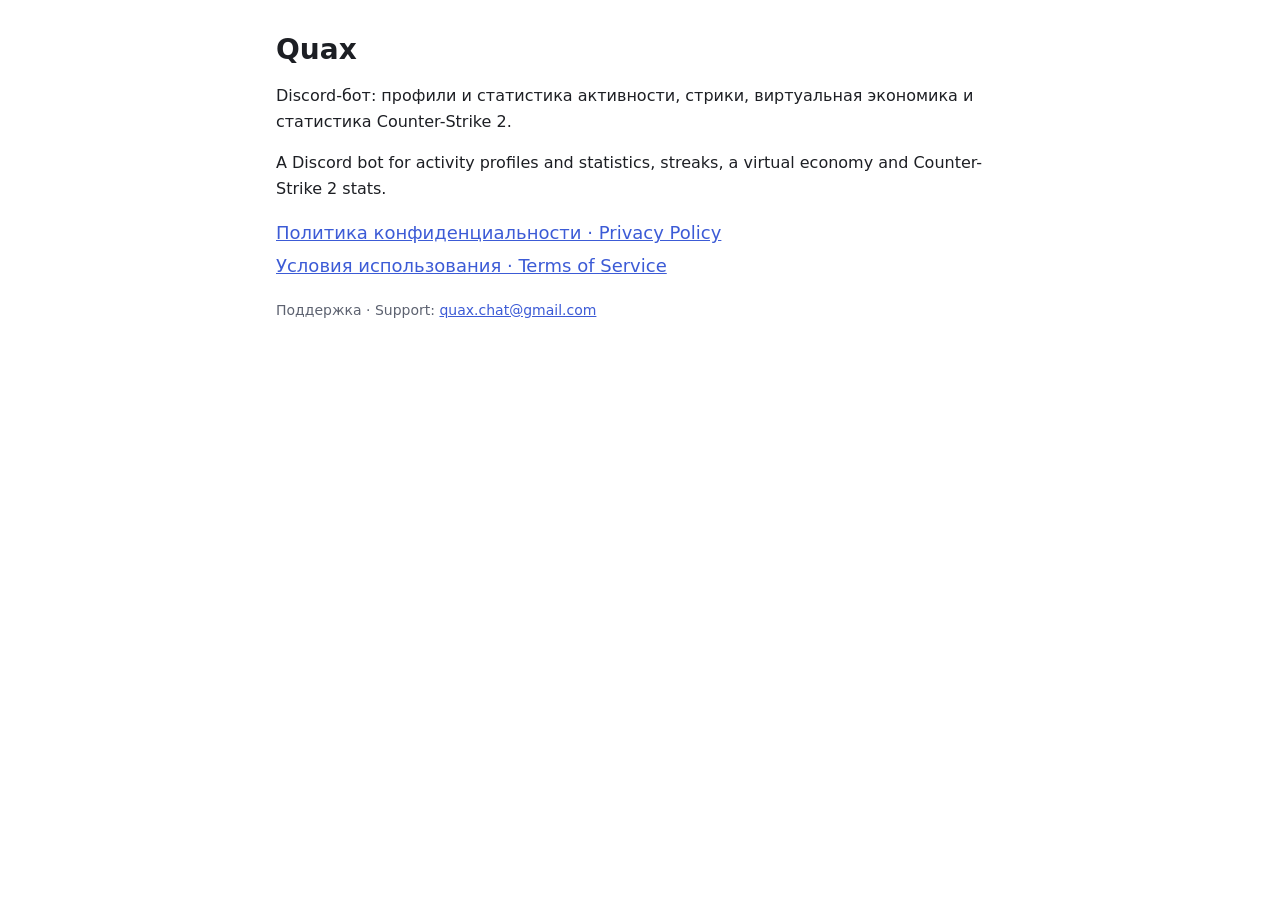
<file: index.html>
<!doctype html>
<html lang="ru">
<head>
<meta charset="utf-8">
<meta name="viewport" content="width=device-width, initial-scale=1">
<title>Quax — Discord-бот</title>
<link rel="stylesheet" href="style.css">
</head>
<body>
<main>
<h1>Quax</h1>
<p>Discord-бот: профили и статистика активности, стрики, виртуальная экономика и статистика Counter-Strike 2.</p>
<p>A Discord bot for activity profiles and statistics, streaks, a virtual economy and Counter-Strike 2 stats.</p>
<ul class="links">
<li><a href="privacy.html">Политика конфиденциальности · Privacy Policy</a></li>
<li><a href="terms.html">Условия использования · Terms of Service</a></li>
</ul>
<p class="meta">Поддержка · Support: <a href="mailto:quax.chat@gmail.com">quax.chat@gmail.com</a></p>
</main>
</body>
</html>
</file>
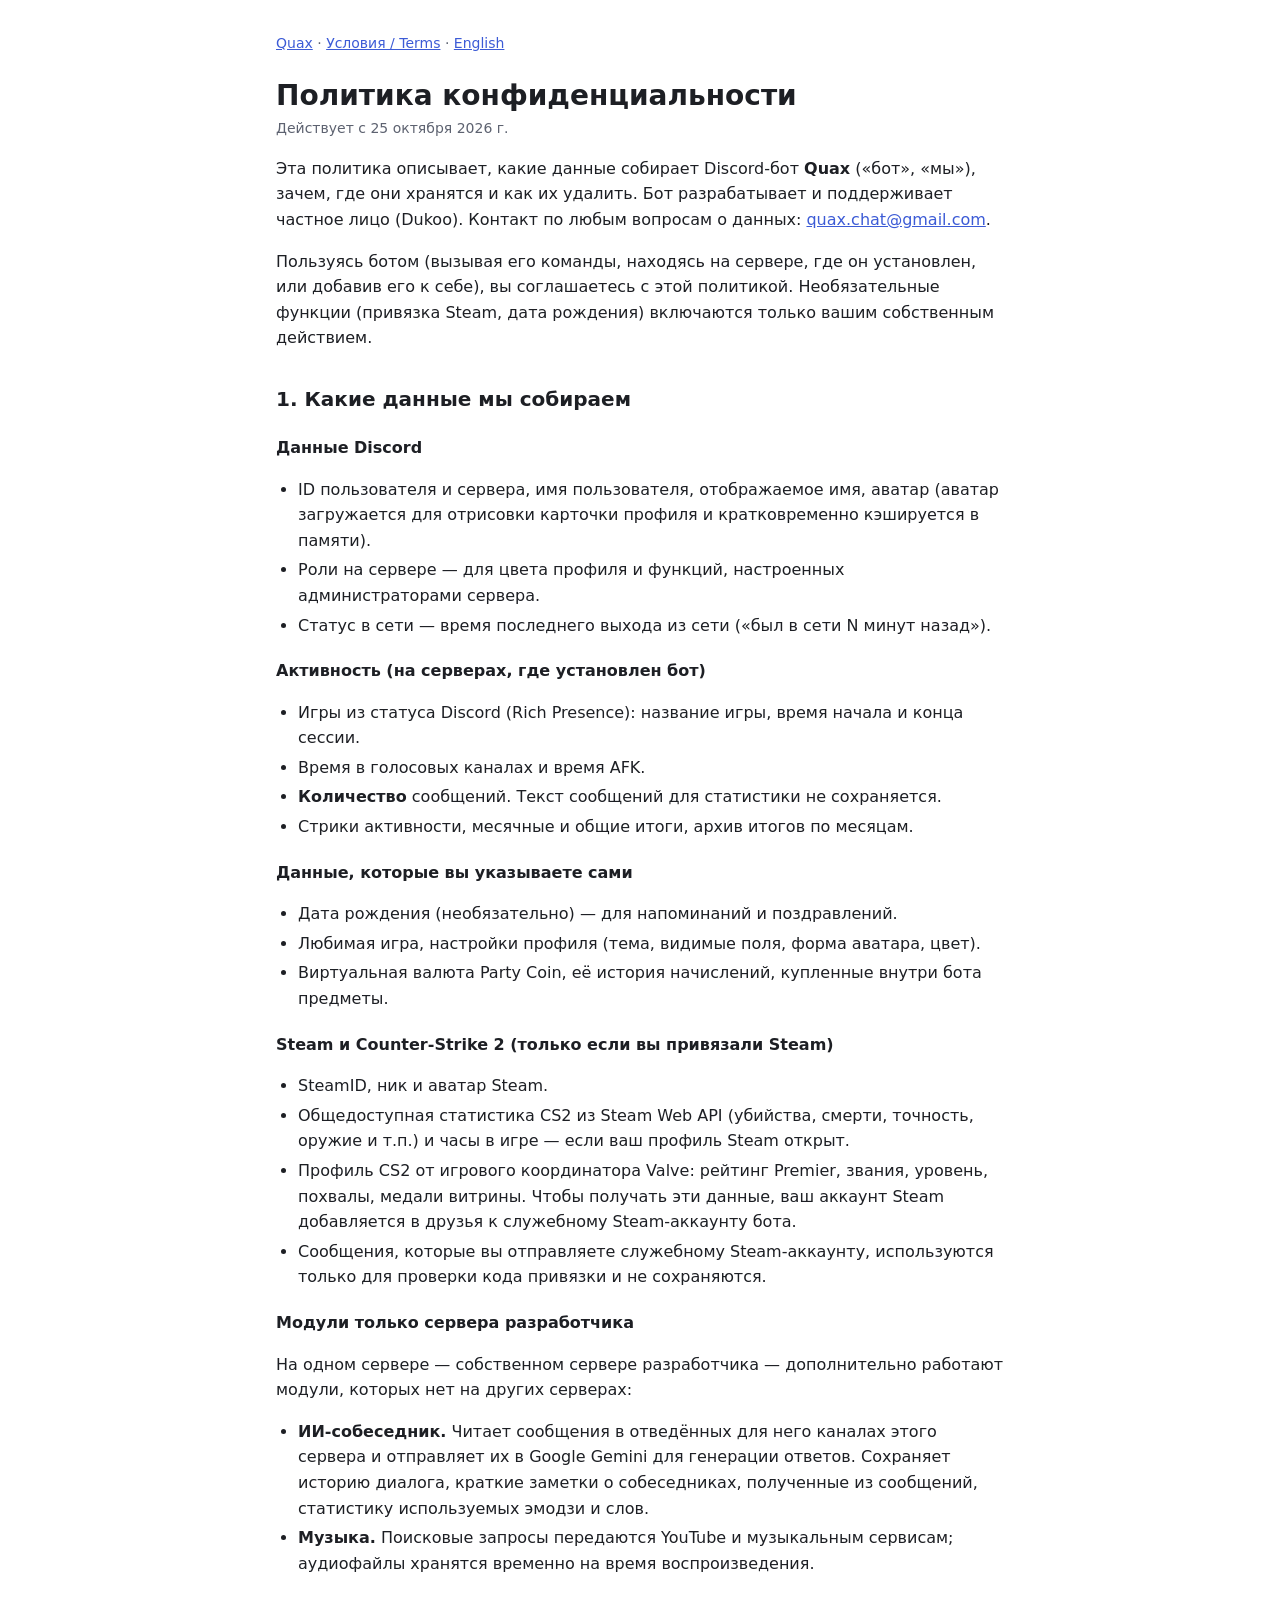
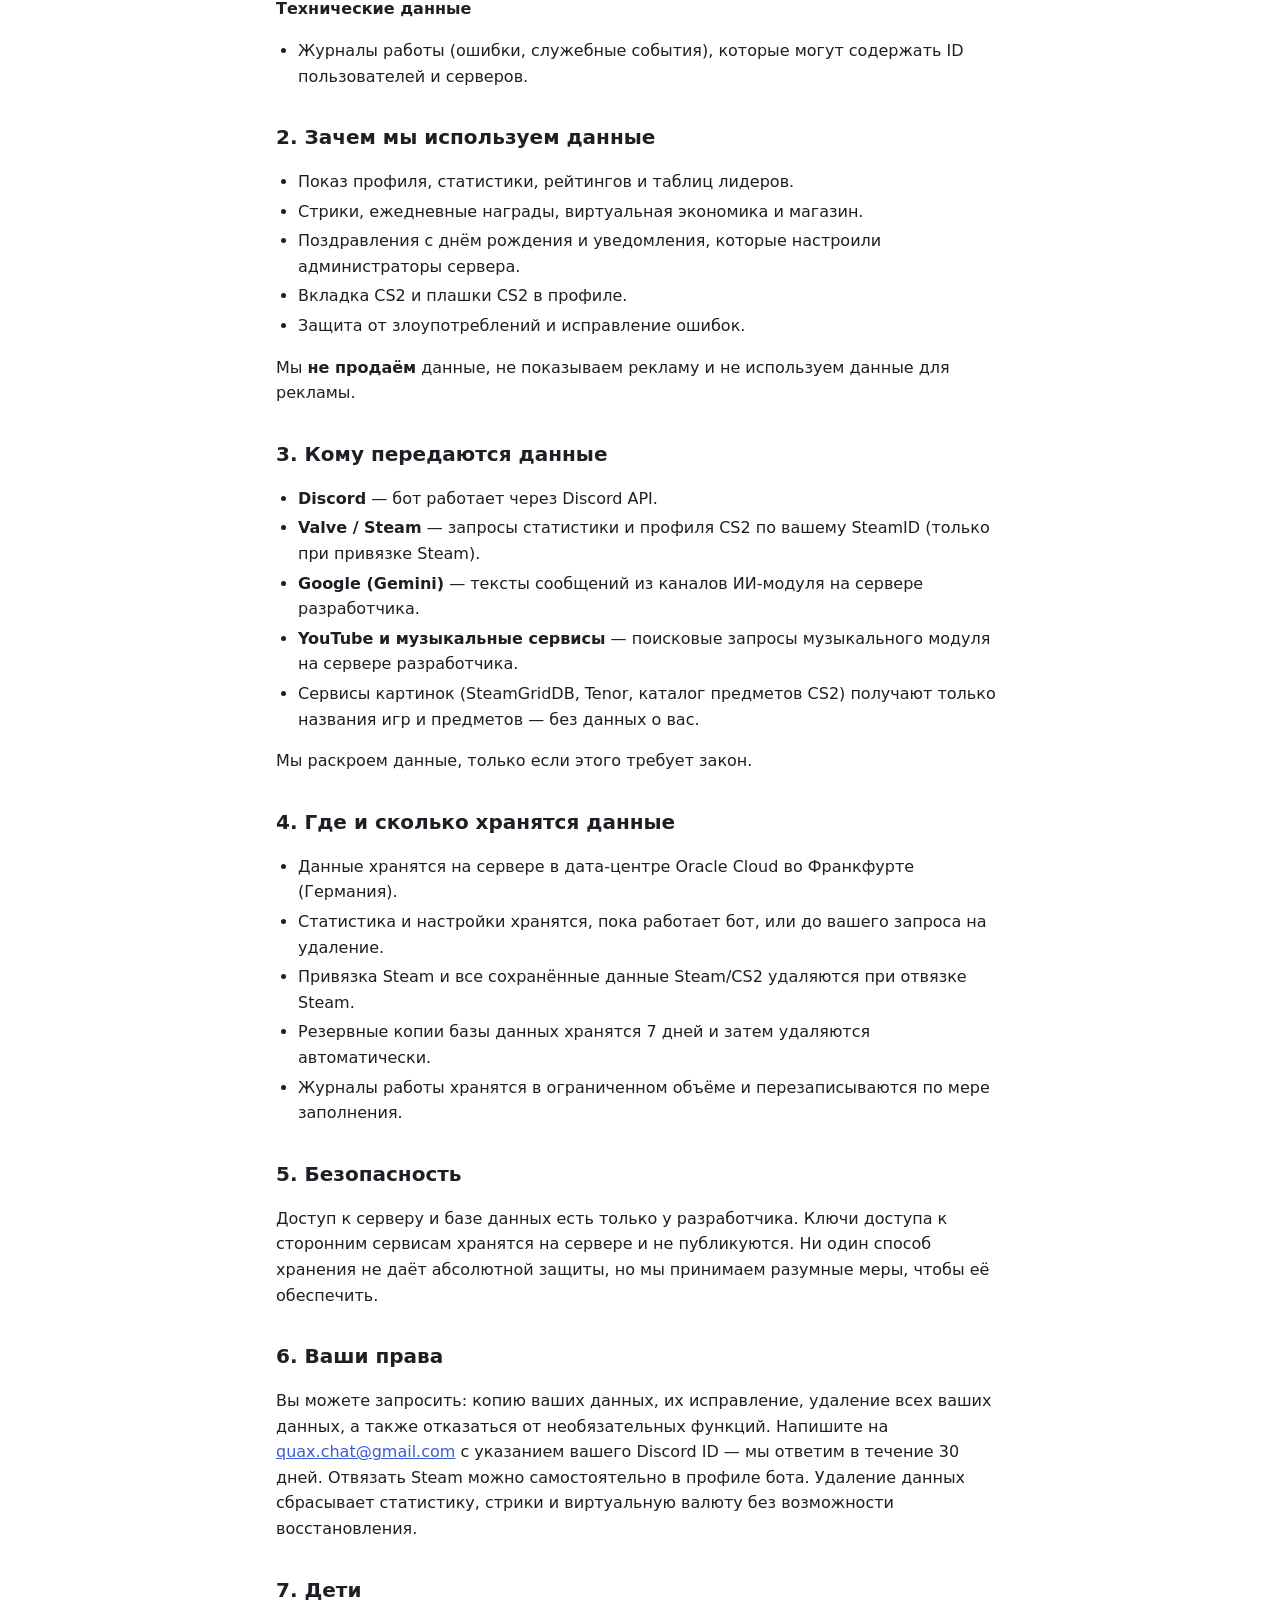
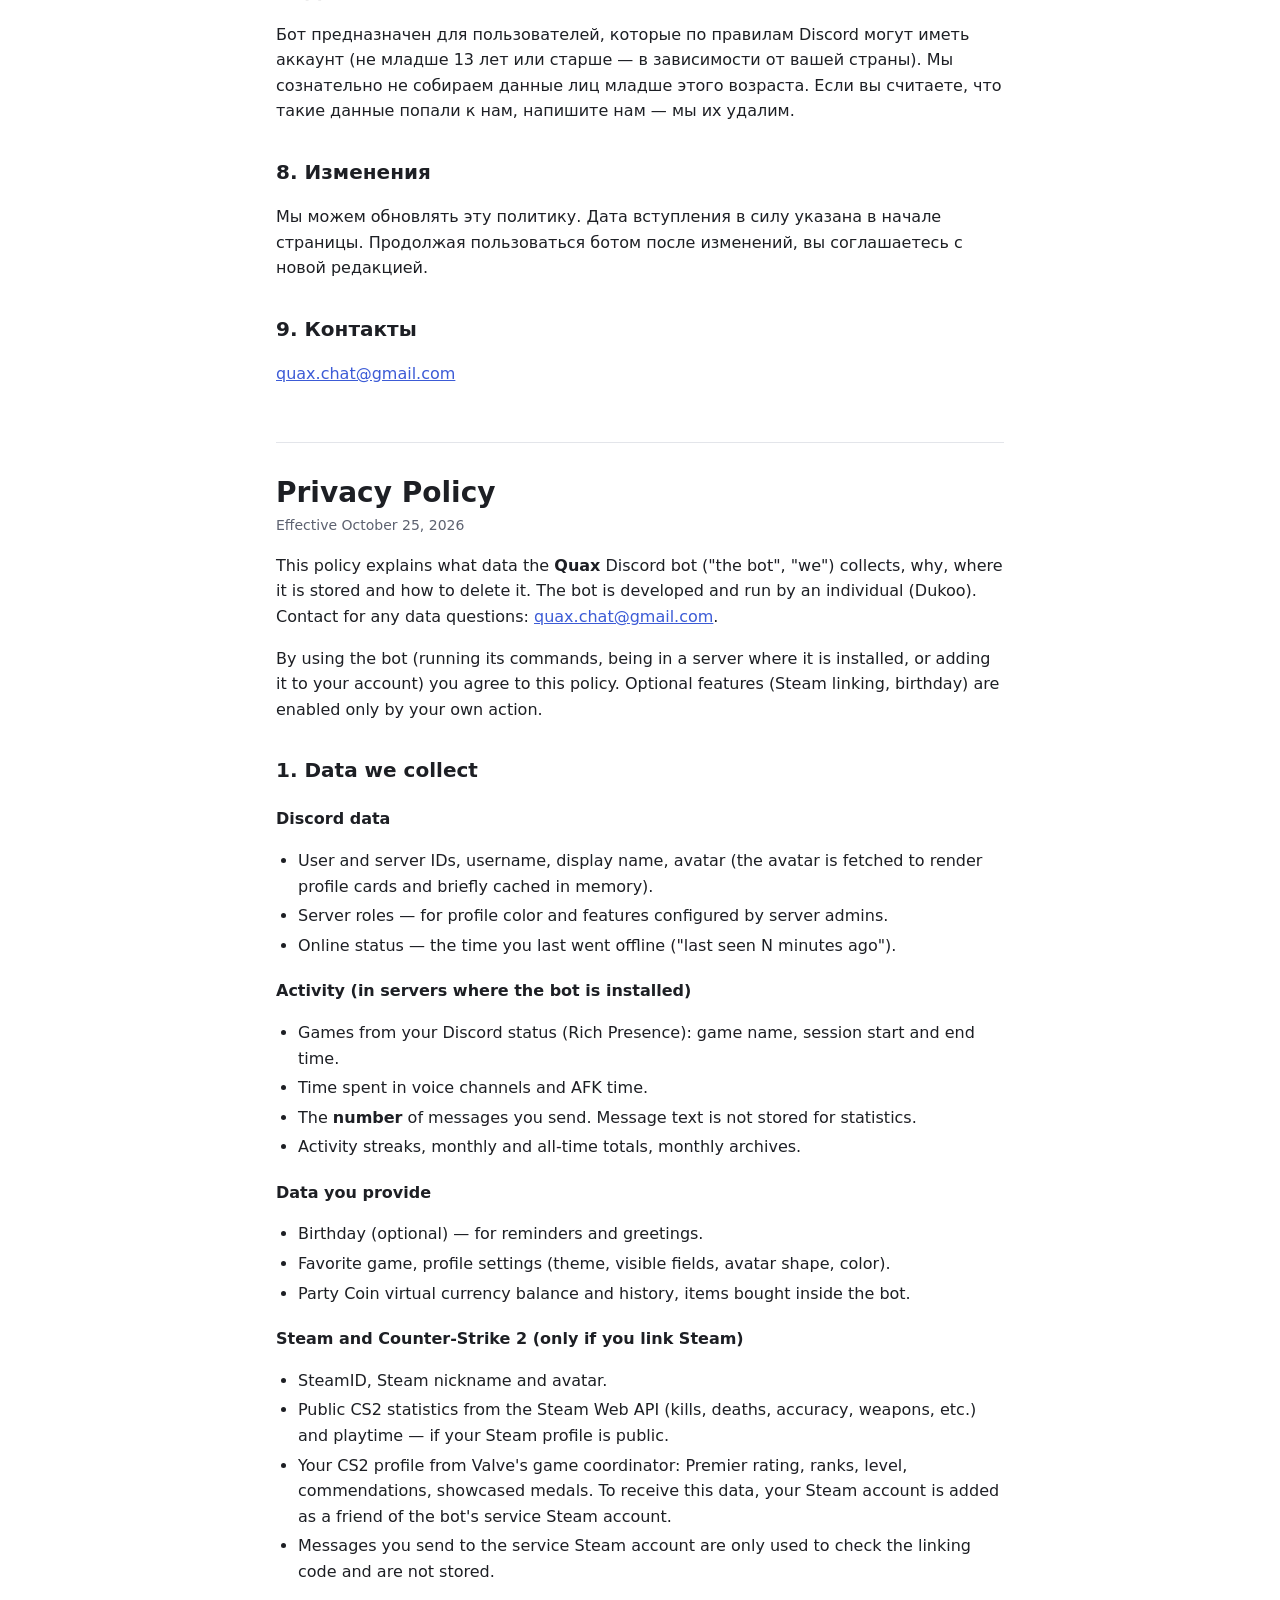
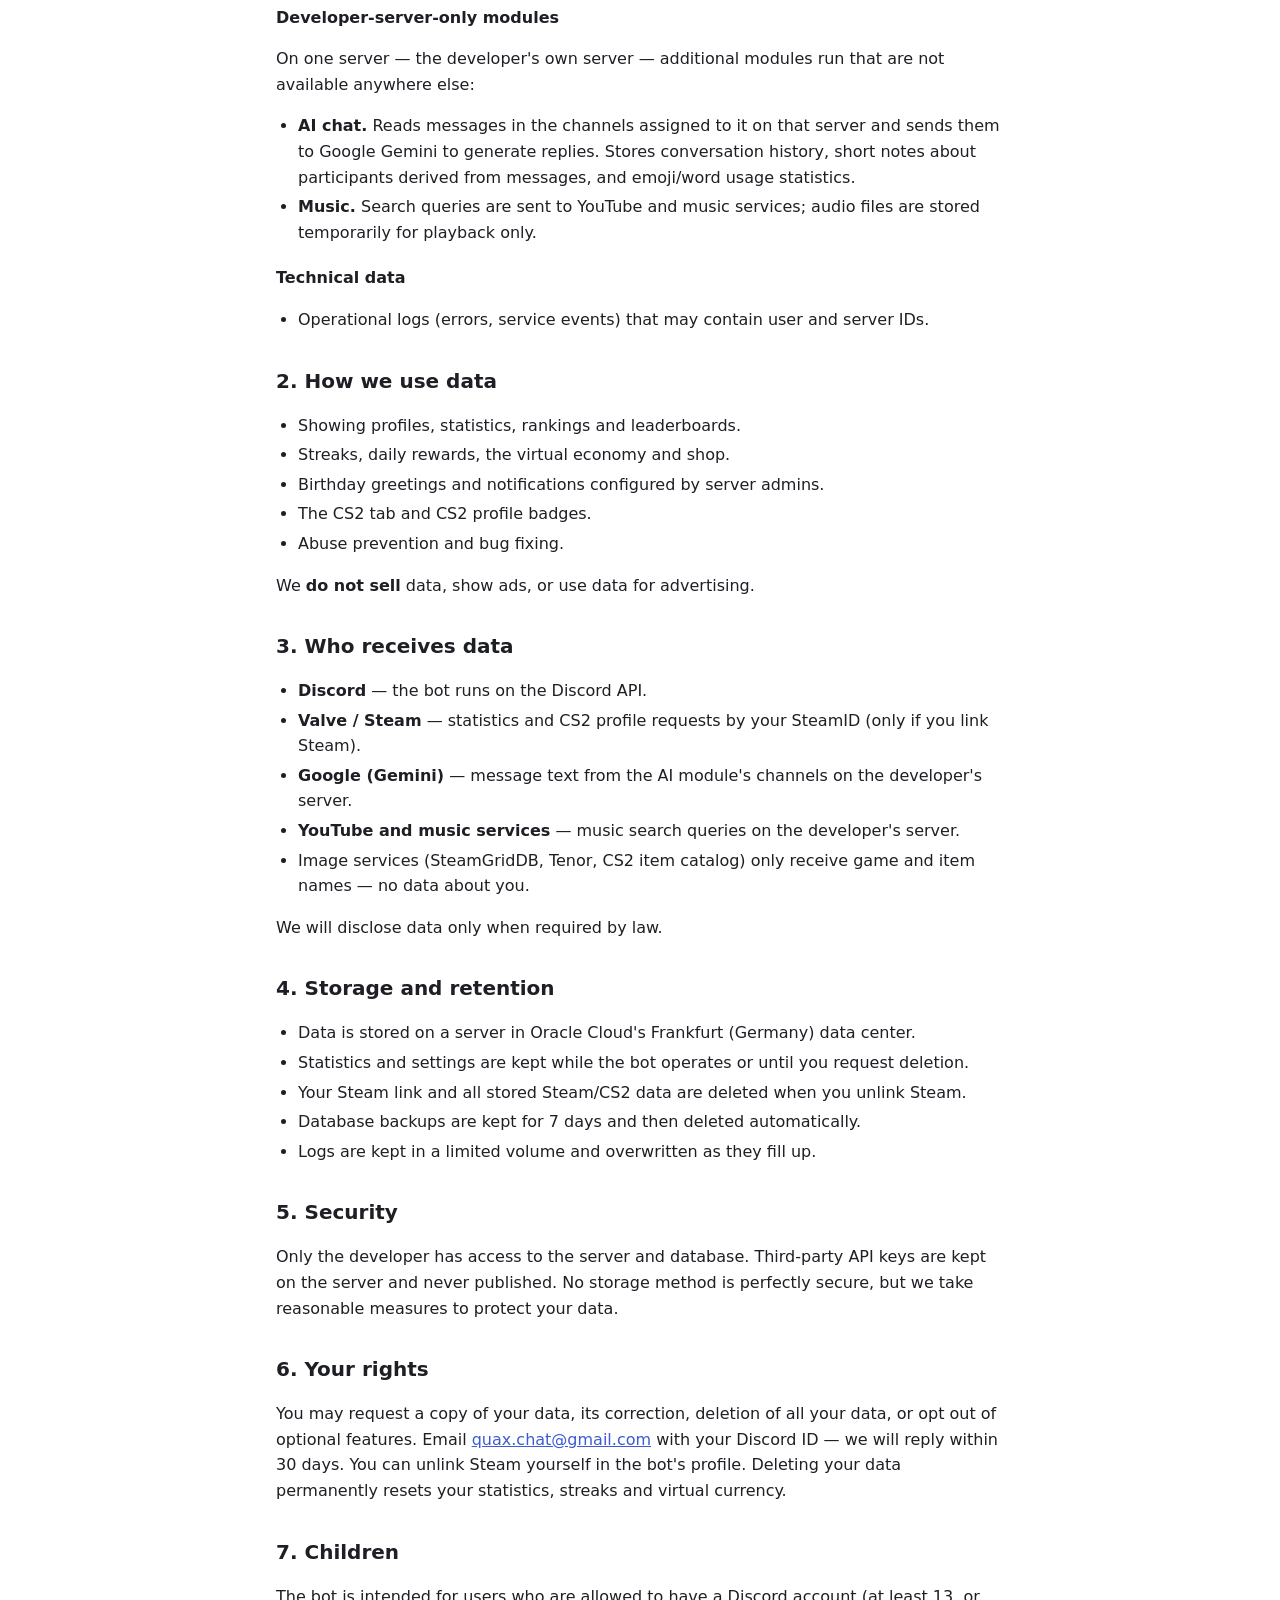
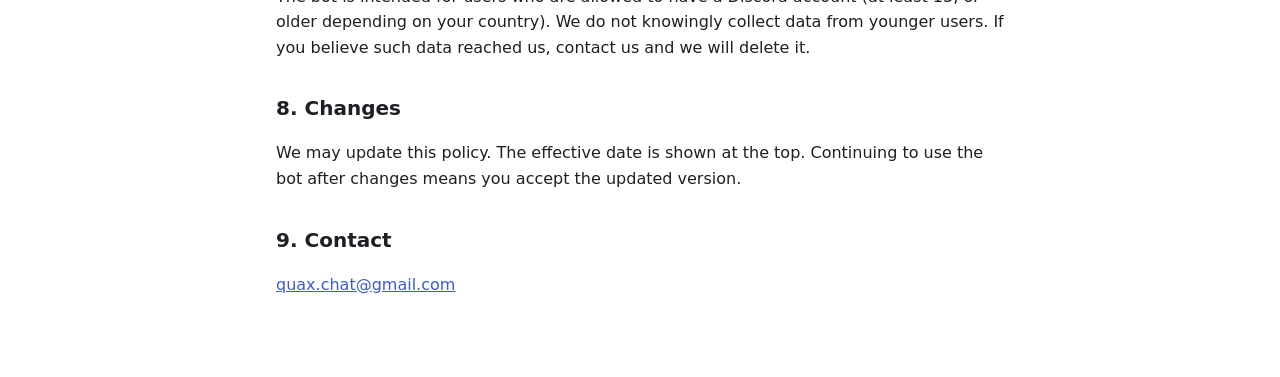
<file: privacy.html>
<!doctype html>
<html lang="ru">
<head>
<meta charset="utf-8">
<meta name="viewport" content="width=device-width, initial-scale=1">
<title>Quax — Политика конфиденциальности / Privacy Policy</title>
<link rel="stylesheet" href="style.css">
</head>
<body>
<main>
<nav><a href="index.html">Quax</a> · <a href="terms.html">Условия / Terms</a> · <a href="#en">English</a></nav>

<h1>Политика конфиденциальности</h1>
<p class="meta">Действует с 25 октября 2026 г.</p>

<p>Эта политика описывает, какие данные собирает Discord-бот <b>Quax</b> («бот», «мы»), зачем, где они хранятся и как их удалить. Бот разрабатывает и поддерживает частное лицо (Dukoo). Контакт по любым вопросам о данных: <a href="mailto:quax.chat@gmail.com">quax.chat@gmail.com</a>.</p>
<p>Пользуясь ботом (вызывая его команды, находясь на сервере, где он установлен, или добавив его к себе), вы соглашаетесь с этой политикой. Необязательные функции (привязка Steam, дата рождения) включаются только вашим собственным действием.</p>

<h2>1. Какие данные мы собираем</h2>
<h3>Данные Discord</h3>
<ul>
<li>ID пользователя и сервера, имя пользователя, отображаемое имя, аватар (аватар загружается для отрисовки карточки профиля и кратковременно кэшируется в памяти).</li>
<li>Роли на сервере — для цвета профиля и функций, настроенных администраторами сервера.</li>
<li>Статус в сети — время последнего выхода из сети («был в сети N минут назад»).</li>
</ul>
<h3>Активность (на серверах, где установлен бот)</h3>
<ul>
<li>Игры из статуса Discord (Rich Presence): название игры, время начала и конца сессии.</li>
<li>Время в голосовых каналах и время AFK.</li>
<li><b>Количество</b> сообщений. Текст сообщений для статистики не сохраняется.</li>
<li>Стрики активности, месячные и общие итоги, архив итогов по месяцам.</li>
</ul>
<h3>Данные, которые вы указываете сами</h3>
<ul>
<li>Дата рождения (необязательно) — для напоминаний и поздравлений.</li>
<li>Любимая игра, настройки профиля (тема, видимые поля, форма аватара, цвет).</li>
<li>Виртуальная валюта Party Coin, её история начислений, купленные внутри бота предметы.</li>
</ul>
<h3>Steam и Counter-Strike 2 (только если вы привязали Steam)</h3>
<ul>
<li>SteamID, ник и аватар Steam.</li>
<li>Общедоступная статистика CS2 из Steam Web API (убийства, смерти, точность, оружие и т.п.) и часы в игре — если ваш профиль Steam открыт.</li>
<li>Профиль CS2 от игрового координатора Valve: рейтинг Premier, звания, уровень, похвалы, медали витрины. Чтобы получать эти данные, ваш аккаунт Steam добавляется в друзья к служебному Steam-аккаунту бота.</li>
<li>Сообщения, которые вы отправляете служебному Steam-аккаунту, используются только для проверки кода привязки и не сохраняются.</li>
</ul>
<h3>Модули только сервера разработчика</h3>
<p>На одном сервере — собственном сервере разработчика — дополнительно работают модули, которых нет на других серверах:</p>
<ul>
<li><b>ИИ-собеседник.</b> Читает сообщения в отведённых для него каналах этого сервера и отправляет их в Google Gemini для генерации ответов. Сохраняет историю диалога, краткие заметки о собеседниках, полученные из сообщений, статистику используемых эмодзи и слов.</li>
<li><b>Музыка.</b> Поисковые запросы передаются YouTube и музыкальным сервисам; аудиофайлы хранятся временно на время воспроизведения.</li>
</ul>
<h3>Технические данные</h3>
<ul>
<li>Журналы работы (ошибки, служебные события), которые могут содержать ID пользователей и серверов.</li>
</ul>

<h2>2. Зачем мы используем данные</h2>
<ul>
<li>Показ профиля, статистики, рейтингов и таблиц лидеров.</li>
<li>Стрики, ежедневные награды, виртуальная экономика и магазин.</li>
<li>Поздравления с днём рождения и уведомления, которые настроили администраторы сервера.</li>
<li>Вкладка CS2 и плашки CS2 в профиле.</li>
<li>Защита от злоупотреблений и исправление ошибок.</li>
</ul>
<p>Мы <b>не продаём</b> данные, не показываем рекламу и не используем данные для рекламы.</p>

<h2>3. Кому передаются данные</h2>
<ul>
<li><b>Discord</b> — бот работает через Discord API.</li>
<li><b>Valve / Steam</b> — запросы статистики и профиля CS2 по вашему SteamID (только при привязке Steam).</li>
<li><b>Google (Gemini)</b> — тексты сообщений из каналов ИИ-модуля на сервере разработчика.</li>
<li><b>YouTube и музыкальные сервисы</b> — поисковые запросы музыкального модуля на сервере разработчика.</li>
<li>Сервисы картинок (SteamGridDB, Tenor, каталог предметов CS2) получают только названия игр и предметов — без данных о вас.</li>
</ul>
<p>Мы раскроем данные, только если этого требует закон.</p>

<h2>4. Где и сколько хранятся данные</h2>
<ul>
<li>Данные хранятся на сервере в дата-центре Oracle Cloud во Франкфурте (Германия).</li>
<li>Статистика и настройки хранятся, пока работает бот, или до вашего запроса на удаление.</li>
<li>Привязка Steam и все сохранённые данные Steam/CS2 удаляются при отвязке Steam.</li>
<li>Резервные копии базы данных хранятся 7 дней и затем удаляются автоматически.</li>
<li>Журналы работы хранятся в ограниченном объёме и перезаписываются по мере заполнения.</li>
</ul>

<h2>5. Безопасность</h2>
<p>Доступ к серверу и базе данных есть только у разработчика. Ключи доступа к сторонним сервисам хранятся на сервере и не публикуются. Ни один способ хранения не даёт абсолютной защиты, но мы принимаем разумные меры, чтобы её обеспечить.</p>

<h2>6. Ваши права</h2>
<p>Вы можете запросить: копию ваших данных, их исправление, удаление всех ваших данных, а также отказаться от необязательных функций. Напишите на <a href="mailto:quax.chat@gmail.com">quax.chat@gmail.com</a> с указанием вашего Discord ID — мы ответим в течение 30 дней. Отвязать Steam можно самостоятельно в профиле бота. Удаление данных сбрасывает статистику, стрики и виртуальную валюту без возможности восстановления.</p>

<h2>7. Дети</h2>
<p>Бот предназначен для пользователей, которые по правилам Discord могут иметь аккаунт (не младше 13 лет или старше — в зависимости от вашей страны). Мы сознательно не собираем данные лиц младше этого возраста. Если вы считаете, что такие данные попали к нам, напишите нам — мы их удалим.</p>

<h2>8. Изменения</h2>
<p>Мы можем обновлять эту политику. Дата вступления в силу указана в начале страницы. Продолжая пользоваться ботом после изменений, вы соглашаетесь с новой редакцией.</p>

<h2>9. Контакты</h2>
<p><a href="mailto:quax.chat@gmail.com">quax.chat@gmail.com</a></p>

<hr id="en">

<h1>Privacy Policy</h1>
<p class="meta">Effective October 25, 2026</p>

<p>This policy explains what data the <b>Quax</b> Discord bot ("the bot", "we") collects, why, where it is stored and how to delete it. The bot is developed and run by an individual (Dukoo). Contact for any data questions: <a href="mailto:quax.chat@gmail.com">quax.chat@gmail.com</a>.</p>
<p>By using the bot (running its commands, being in a server where it is installed, or adding it to your account) you agree to this policy. Optional features (Steam linking, birthday) are enabled only by your own action.</p>

<h2>1. Data we collect</h2>
<h3>Discord data</h3>
<ul>
<li>User and server IDs, username, display name, avatar (the avatar is fetched to render profile cards and briefly cached in memory).</li>
<li>Server roles — for profile color and features configured by server admins.</li>
<li>Online status — the time you last went offline ("last seen N minutes ago").</li>
</ul>
<h3>Activity (in servers where the bot is installed)</h3>
<ul>
<li>Games from your Discord status (Rich Presence): game name, session start and end time.</li>
<li>Time spent in voice channels and AFK time.</li>
<li>The <b>number</b> of messages you send. Message text is not stored for statistics.</li>
<li>Activity streaks, monthly and all-time totals, monthly archives.</li>
</ul>
<h3>Data you provide</h3>
<ul>
<li>Birthday (optional) — for reminders and greetings.</li>
<li>Favorite game, profile settings (theme, visible fields, avatar shape, color).</li>
<li>Party Coin virtual currency balance and history, items bought inside the bot.</li>
</ul>
<h3>Steam and Counter-Strike 2 (only if you link Steam)</h3>
<ul>
<li>SteamID, Steam nickname and avatar.</li>
<li>Public CS2 statistics from the Steam Web API (kills, deaths, accuracy, weapons, etc.) and playtime — if your Steam profile is public.</li>
<li>Your CS2 profile from Valve's game coordinator: Premier rating, ranks, level, commendations, showcased medals. To receive this data, your Steam account is added as a friend of the bot's service Steam account.</li>
<li>Messages you send to the service Steam account are only used to check the linking code and are not stored.</li>
</ul>
<h3>Developer-server-only modules</h3>
<p>On one server — the developer's own server — additional modules run that are not available anywhere else:</p>
<ul>
<li><b>AI chat.</b> Reads messages in the channels assigned to it on that server and sends them to Google Gemini to generate replies. Stores conversation history, short notes about participants derived from messages, and emoji/word usage statistics.</li>
<li><b>Music.</b> Search queries are sent to YouTube and music services; audio files are stored temporarily for playback only.</li>
</ul>
<h3>Technical data</h3>
<ul>
<li>Operational logs (errors, service events) that may contain user and server IDs.</li>
</ul>

<h2>2. How we use data</h2>
<ul>
<li>Showing profiles, statistics, rankings and leaderboards.</li>
<li>Streaks, daily rewards, the virtual economy and shop.</li>
<li>Birthday greetings and notifications configured by server admins.</li>
<li>The CS2 tab and CS2 profile badges.</li>
<li>Abuse prevention and bug fixing.</li>
</ul>
<p>We <b>do not sell</b> data, show ads, or use data for advertising.</p>

<h2>3. Who receives data</h2>
<ul>
<li><b>Discord</b> — the bot runs on the Discord API.</li>
<li><b>Valve / Steam</b> — statistics and CS2 profile requests by your SteamID (only if you link Steam).</li>
<li><b>Google (Gemini)</b> — message text from the AI module's channels on the developer's server.</li>
<li><b>YouTube and music services</b> — music search queries on the developer's server.</li>
<li>Image services (SteamGridDB, Tenor, CS2 item catalog) only receive game and item names — no data about you.</li>
</ul>
<p>We will disclose data only when required by law.</p>

<h2>4. Storage and retention</h2>
<ul>
<li>Data is stored on a server in Oracle Cloud's Frankfurt (Germany) data center.</li>
<li>Statistics and settings are kept while the bot operates or until you request deletion.</li>
<li>Your Steam link and all stored Steam/CS2 data are deleted when you unlink Steam.</li>
<li>Database backups are kept for 7 days and then deleted automatically.</li>
<li>Logs are kept in a limited volume and overwritten as they fill up.</li>
</ul>

<h2>5. Security</h2>
<p>Only the developer has access to the server and database. Third-party API keys are kept on the server and never published. No storage method is perfectly secure, but we take reasonable measures to protect your data.</p>

<h2>6. Your rights</h2>
<p>You may request a copy of your data, its correction, deletion of all your data, or opt out of optional features. Email <a href="mailto:quax.chat@gmail.com">quax.chat@gmail.com</a> with your Discord ID — we will reply within 30 days. You can unlink Steam yourself in the bot's profile. Deleting your data permanently resets your statistics, streaks and virtual currency.</p>

<h2>7. Children</h2>
<p>The bot is intended for users who are allowed to have a Discord account (at least 13, or older depending on your country). We do not knowingly collect data from younger users. If you believe such data reached us, contact us and we will delete it.</p>

<h2>8. Changes</h2>
<p>We may update this policy. The effective date is shown at the top. Continuing to use the bot after changes means you accept the updated version.</p>

<h2>9. Contact</h2>
<p><a href="mailto:quax.chat@gmail.com">quax.chat@gmail.com</a></p>
</main>
</body>
</html>
</file>
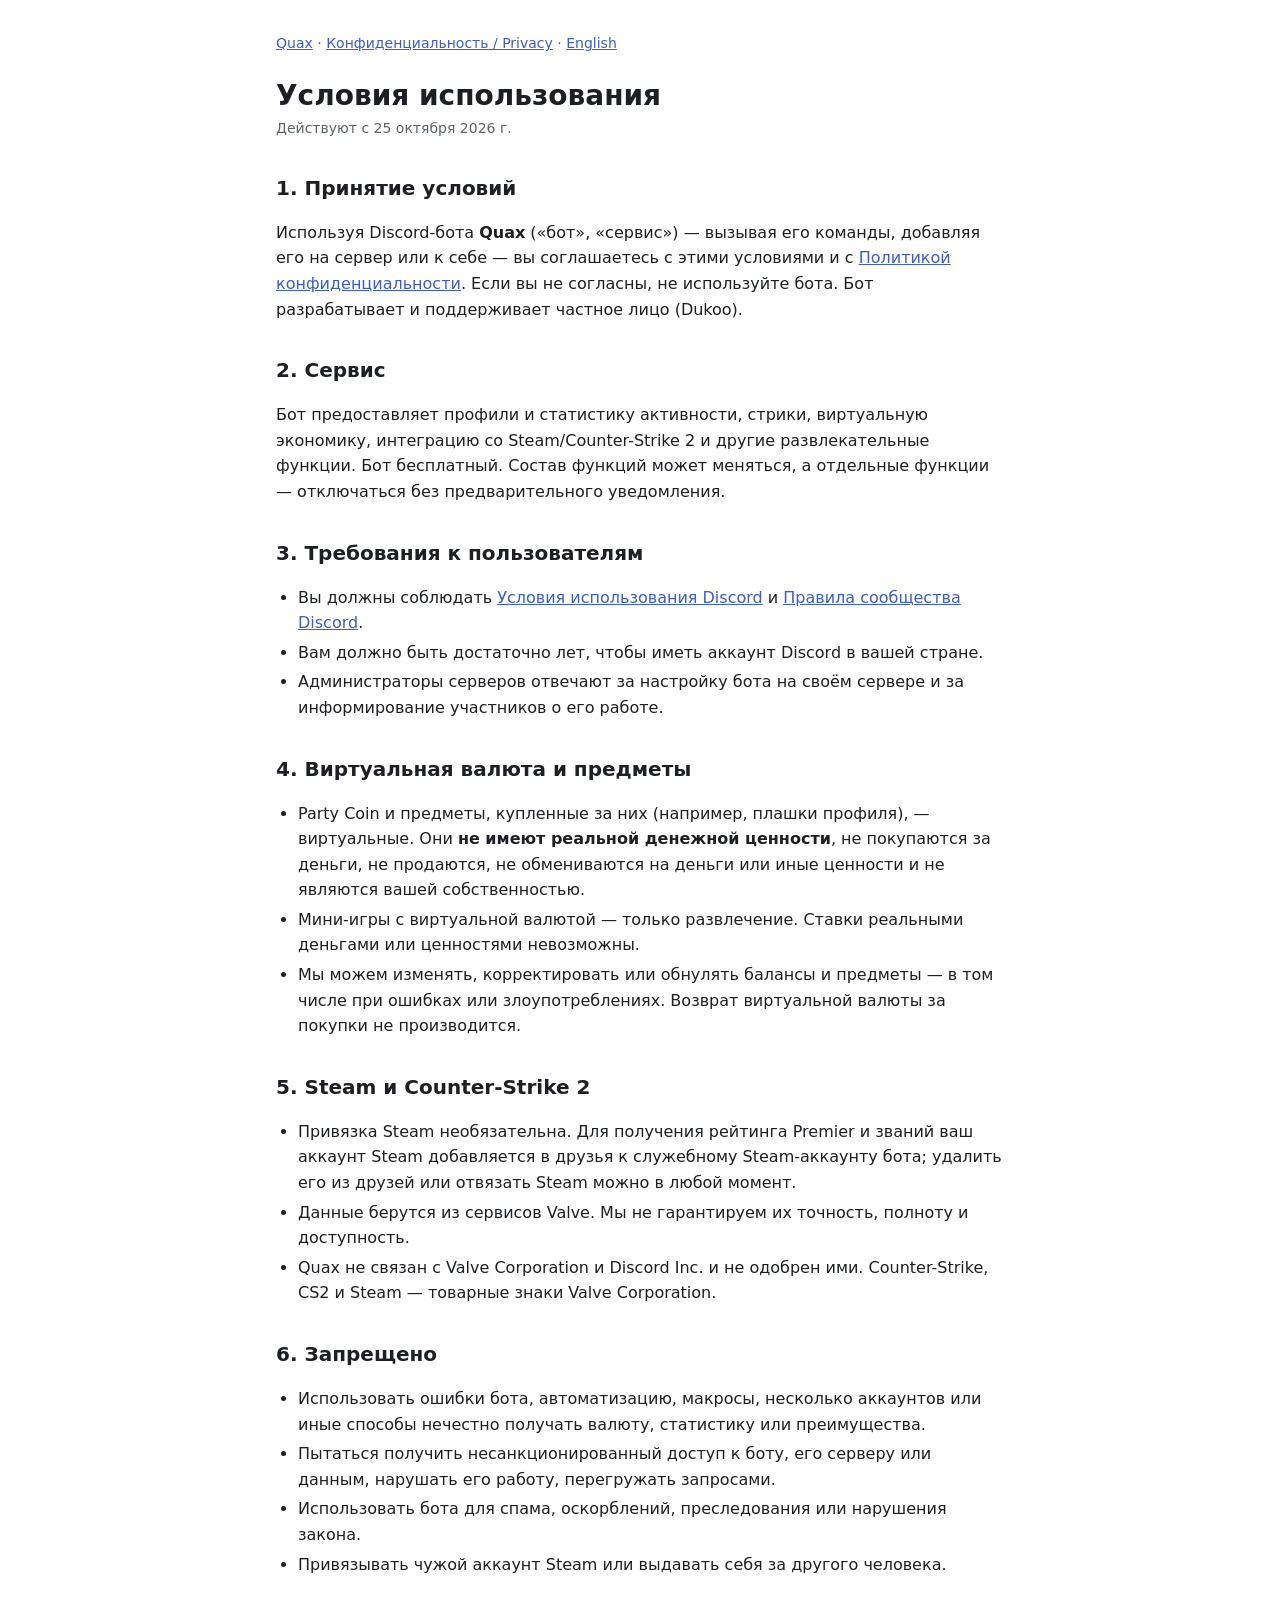
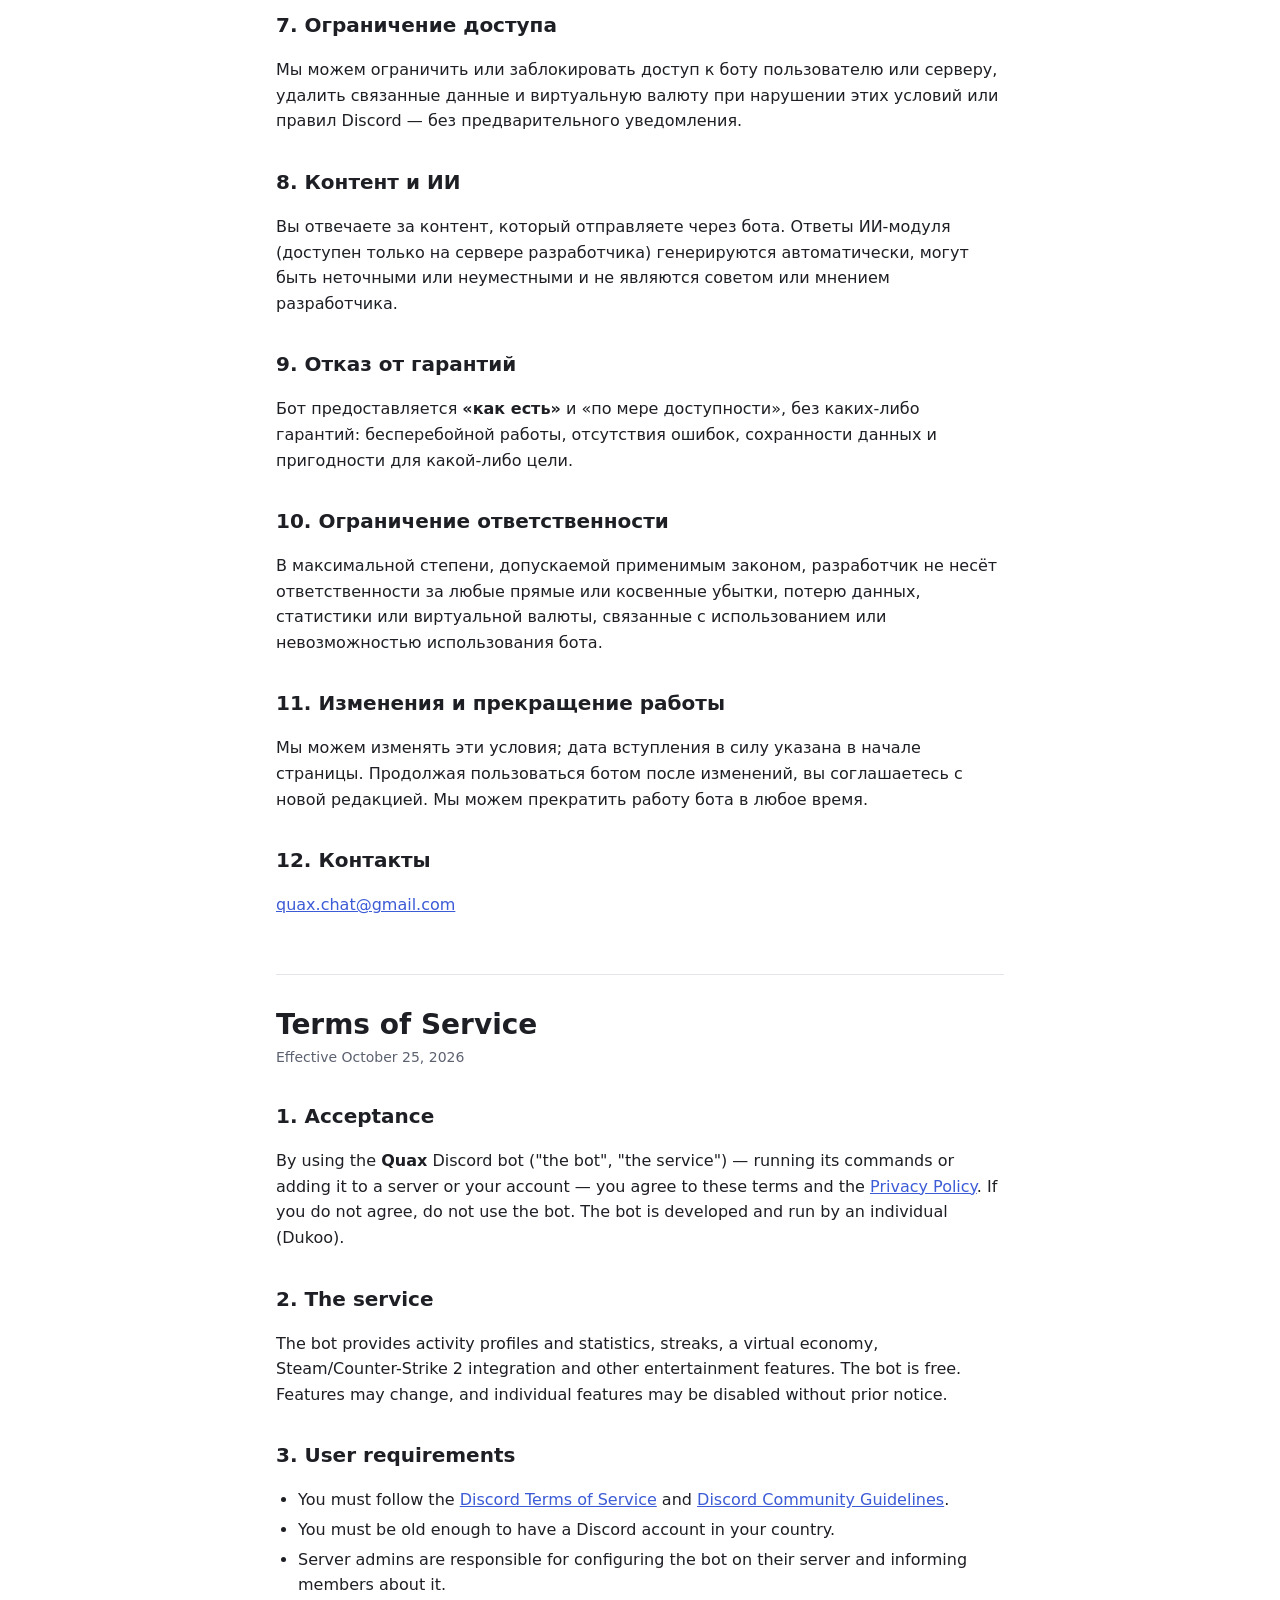
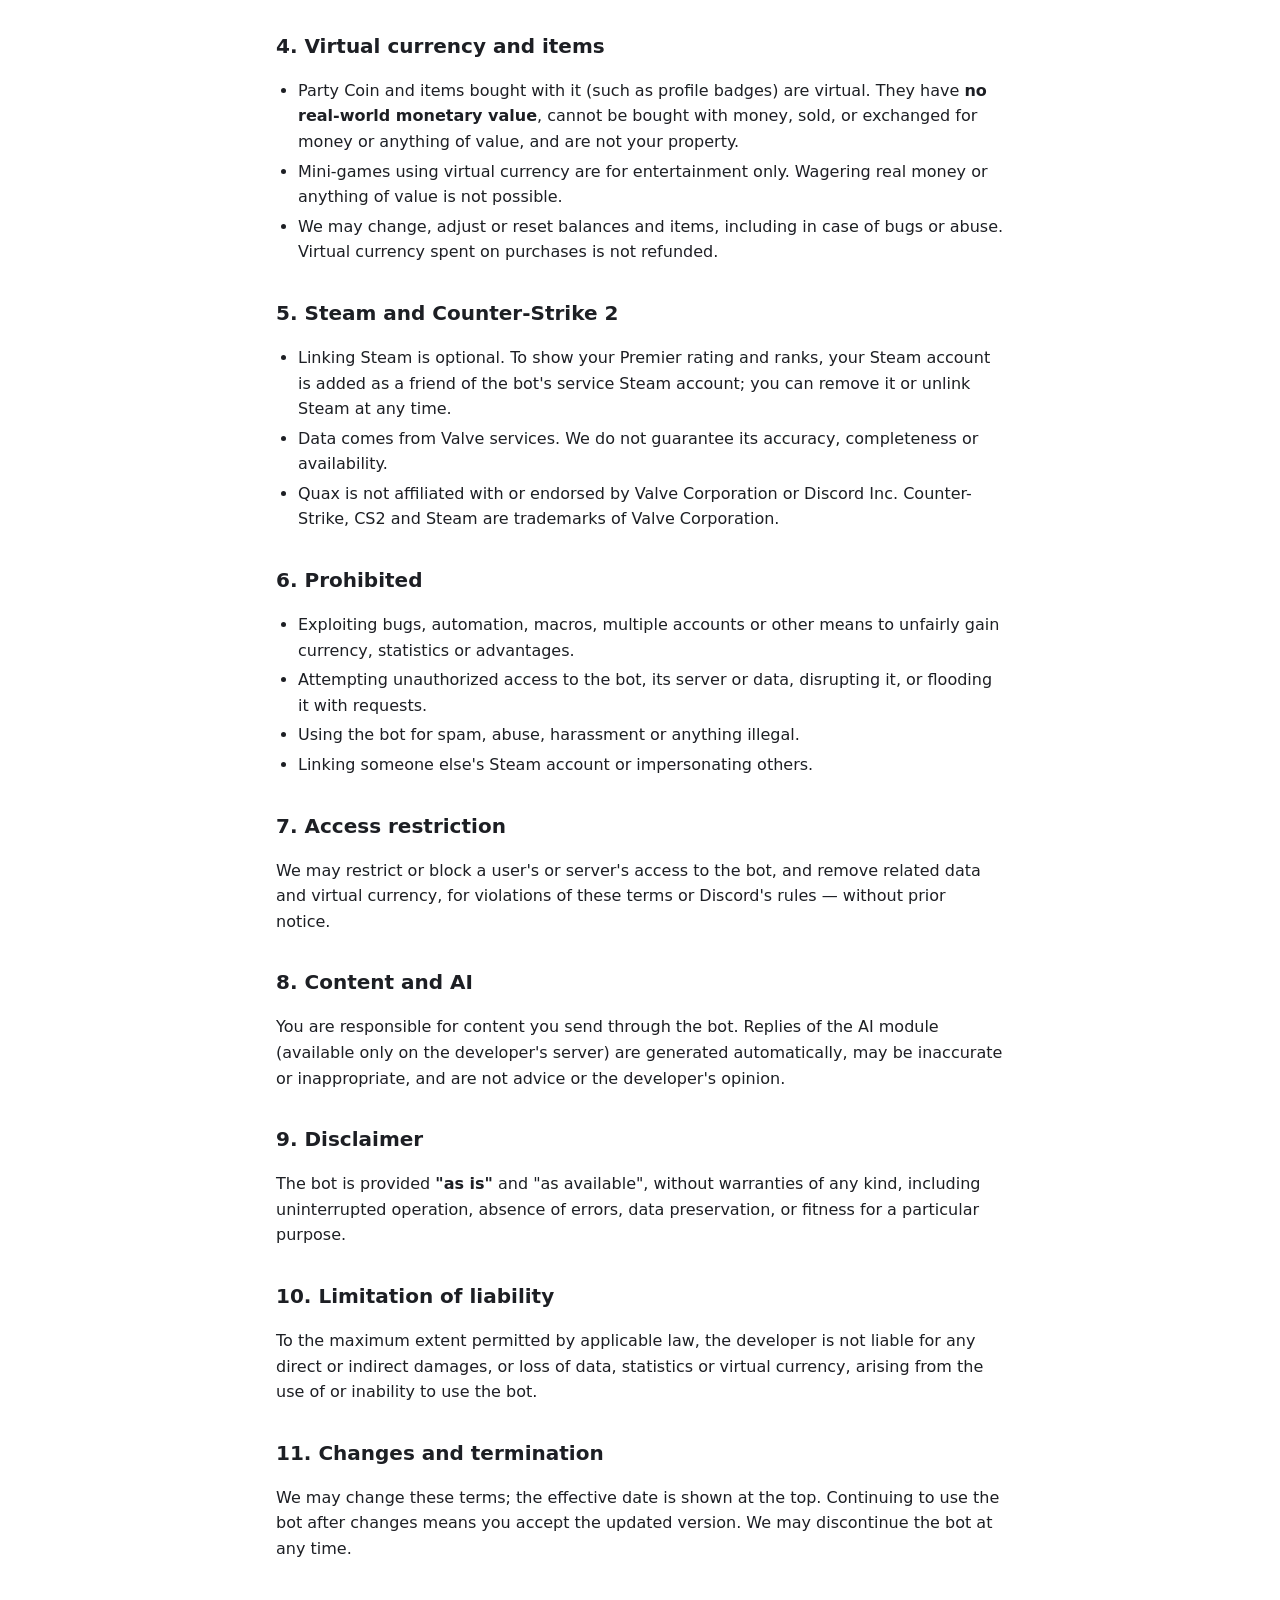
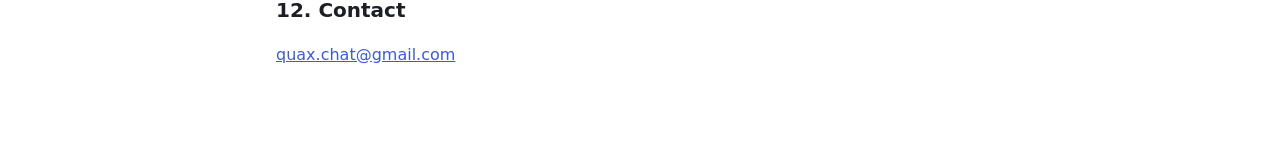
<file: terms.html>
<!doctype html>
<html lang="ru">
<head>
<meta charset="utf-8">
<meta name="viewport" content="width=device-width, initial-scale=1">
<title>Quax — Условия использования / Terms of Service</title>
<link rel="stylesheet" href="style.css">
</head>
<body>
<main>
<nav><a href="index.html">Quax</a> · <a href="privacy.html">Конфиденциальность / Privacy</a> · <a href="#en">English</a></nav>

<h1>Условия использования</h1>
<p class="meta">Действуют с 25 октября 2026 г.</p>

<h2>1. Принятие условий</h2>
<p>Используя Discord-бота <b>Quax</b> («бот», «сервис») — вызывая его команды, добавляя его на сервер или к себе — вы соглашаетесь с этими условиями и с <a href="privacy.html">Политикой конфиденциальности</a>. Если вы не согласны, не используйте бота. Бот разрабатывает и поддерживает частное лицо (Dukoo).</p>

<h2>2. Сервис</h2>
<p>Бот предоставляет профили и статистику активности, стрики, виртуальную экономику, интеграцию со Steam/Counter-Strike 2 и другие развлекательные функции. Бот бесплатный. Состав функций может меняться, а отдельные функции — отключаться без предварительного уведомления.</p>

<h2>3. Требования к пользователям</h2>
<ul>
<li>Вы должны соблюдать <a href="https://discord.com/terms">Условия использования Discord</a> и <a href="https://discord.com/guidelines">Правила сообщества Discord</a>.</li>
<li>Вам должно быть достаточно лет, чтобы иметь аккаунт Discord в вашей стране.</li>
<li>Администраторы серверов отвечают за настройку бота на своём сервере и за информирование участников о его работе.</li>
</ul>

<h2>4. Виртуальная валюта и предметы</h2>
<ul>
<li>Party Coin и предметы, купленные за них (например, плашки профиля), — виртуальные. Они <b>не имеют реальной денежной ценности</b>, не покупаются за деньги, не продаются, не обмениваются на деньги или иные ценности и не являются вашей собственностью.</li>
<li>Мини-игры с виртуальной валютой — только развлечение. Ставки реальными деньгами или ценностями невозможны.</li>
<li>Мы можем изменять, корректировать или обнулять балансы и предметы — в том числе при ошибках или злоупотреблениях. Возврат виртуальной валюты за покупки не производится.</li>
</ul>

<h2>5. Steam и Counter-Strike 2</h2>
<ul>
<li>Привязка Steam необязательна. Для получения рейтинга Premier и званий ваш аккаунт Steam добавляется в друзья к служебному Steam-аккаунту бота; удалить его из друзей или отвязать Steam можно в любой момент.</li>
<li>Данные берутся из сервисов Valve. Мы не гарантируем их точность, полноту и доступность.</li>
<li>Quax не связан с Valve Corporation и Discord Inc. и не одобрен ими. Counter-Strike, CS2 и Steam — товарные знаки Valve Corporation.</li>
</ul>

<h2>6. Запрещено</h2>
<ul>
<li>Использовать ошибки бота, автоматизацию, макросы, несколько аккаунтов или иные способы нечестно получать валюту, статистику или преимущества.</li>
<li>Пытаться получить несанкционированный доступ к боту, его серверу или данным, нарушать его работу, перегружать запросами.</li>
<li>Использовать бота для спама, оскорблений, преследования или нарушения закона.</li>
<li>Привязывать чужой аккаунт Steam или выдавать себя за другого человека.</li>
</ul>

<h2>7. Ограничение доступа</h2>
<p>Мы можем ограничить или заблокировать доступ к боту пользователю или серверу, удалить связанные данные и виртуальную валюту при нарушении этих условий или правил Discord — без предварительного уведомления.</p>

<h2>8. Контент и ИИ</h2>
<p>Вы отвечаете за контент, который отправляете через бота. Ответы ИИ-модуля (доступен только на сервере разработчика) генерируются автоматически, могут быть неточными или неуместными и не являются советом или мнением разработчика.</p>

<h2>9. Отказ от гарантий</h2>
<p>Бот предоставляется <b>«как есть»</b> и «по мере доступности», без каких-либо гарантий: бесперебойной работы, отсутствия ошибок, сохранности данных и пригодности для какой-либо цели.</p>

<h2>10. Ограничение ответственности</h2>
<p>В максимальной степени, допускаемой применимым законом, разработчик не несёт ответственности за любые прямые или косвенные убытки, потерю данных, статистики или виртуальной валюты, связанные с использованием или невозможностью использования бота.</p>

<h2>11. Изменения и прекращение работы</h2>
<p>Мы можем изменять эти условия; дата вступления в силу указана в начале страницы. Продолжая пользоваться ботом после изменений, вы соглашаетесь с новой редакцией. Мы можем прекратить работу бота в любое время.</p>

<h2>12. Контакты</h2>
<p><a href="mailto:quax.chat@gmail.com">quax.chat@gmail.com</a></p>

<hr id="en">

<h1>Terms of Service</h1>
<p class="meta">Effective October 25, 2026</p>

<h2>1. Acceptance</h2>
<p>By using the <b>Quax</b> Discord bot ("the bot", "the service") — running its commands or adding it to a server or your account — you agree to these terms and the <a href="privacy.html#en">Privacy Policy</a>. If you do not agree, do not use the bot. The bot is developed and run by an individual (Dukoo).</p>

<h2>2. The service</h2>
<p>The bot provides activity profiles and statistics, streaks, a virtual economy, Steam/Counter-Strike 2 integration and other entertainment features. The bot is free. Features may change, and individual features may be disabled without prior notice.</p>

<h2>3. User requirements</h2>
<ul>
<li>You must follow the <a href="https://discord.com/terms">Discord Terms of Service</a> and <a href="https://discord.com/guidelines">Discord Community Guidelines</a>.</li>
<li>You must be old enough to have a Discord account in your country.</li>
<li>Server admins are responsible for configuring the bot on their server and informing members about it.</li>
</ul>

<h2>4. Virtual currency and items</h2>
<ul>
<li>Party Coin and items bought with it (such as profile badges) are virtual. They have <b>no real-world monetary value</b>, cannot be bought with money, sold, or exchanged for money or anything of value, and are not your property.</li>
<li>Mini-games using virtual currency are for entertainment only. Wagering real money or anything of value is not possible.</li>
<li>We may change, adjust or reset balances and items, including in case of bugs or abuse. Virtual currency spent on purchases is not refunded.</li>
</ul>

<h2>5. Steam and Counter-Strike 2</h2>
<ul>
<li>Linking Steam is optional. To show your Premier rating and ranks, your Steam account is added as a friend of the bot's service Steam account; you can remove it or unlink Steam at any time.</li>
<li>Data comes from Valve services. We do not guarantee its accuracy, completeness or availability.</li>
<li>Quax is not affiliated with or endorsed by Valve Corporation or Discord Inc. Counter-Strike, CS2 and Steam are trademarks of Valve Corporation.</li>
</ul>

<h2>6. Prohibited</h2>
<ul>
<li>Exploiting bugs, automation, macros, multiple accounts or other means to unfairly gain currency, statistics or advantages.</li>
<li>Attempting unauthorized access to the bot, its server or data, disrupting it, or flooding it with requests.</li>
<li>Using the bot for spam, abuse, harassment or anything illegal.</li>
<li>Linking someone else's Steam account or impersonating others.</li>
</ul>

<h2>7. Access restriction</h2>
<p>We may restrict or block a user's or server's access to the bot, and remove related data and virtual currency, for violations of these terms or Discord's rules — without prior notice.</p>

<h2>8. Content and AI</h2>
<p>You are responsible for content you send through the bot. Replies of the AI module (available only on the developer's server) are generated automatically, may be inaccurate or inappropriate, and are not advice or the developer's opinion.</p>

<h2>9. Disclaimer</h2>
<p>The bot is provided <b>"as is"</b> and "as available", without warranties of any kind, including uninterrupted operation, absence of errors, data preservation, or fitness for a particular purpose.</p>

<h2>10. Limitation of liability</h2>
<p>To the maximum extent permitted by applicable law, the developer is not liable for any direct or indirect damages, or loss of data, statistics or virtual currency, arising from the use of or inability to use the bot.</p>

<h2>11. Changes and termination</h2>
<p>We may change these terms; the effective date is shown at the top. Continuing to use the bot after changes means you accept the updated version. We may discontinue the bot at any time.</p>

<h2>12. Contact</h2>
<p><a href="mailto:quax.chat@gmail.com">quax.chat@gmail.com</a></p>
</main>
</body>
</html>
</file>
<file: style.css>
:root {
  --bg: #ffffff;
  --text: #1d1f24;
  --muted: #5d6270;
  --link: #3c5bd6;
  --rule: #e3e5ea;
}
@media (prefers-color-scheme: dark) {
  :root {
    --bg: #15161a;
    --text: #e6e7eb;
    --muted: #9a9fac;
    --link: #8ea2ff;
    --rule: #2a2c33;
  }
}
* { box-sizing: border-box; }
body {
  margin: 0;
  background: var(--bg);
  color: var(--text);
  font: 16px/1.6 system-ui, -apple-system, "Segoe UI", Roboto, sans-serif;
}
main { max-width: 760px; margin: 0 auto; padding: 32px 16px 64px; }
nav { font-size: 14px; color: var(--muted); margin-bottom: 24px; }
h1 { font-size: 28px; line-height: 1.25; margin: 0 0 4px; }
h2 { font-size: 20px; margin: 32px 0 8px; }
h3 { font-size: 16px; margin: 20px 0 4px; }
.meta { color: var(--muted); font-size: 14px; margin-top: 0; }
a { color: var(--link); }
ul { padding-left: 22px; }
li { margin: 4px 0; }
hr { border: 0; border-top: 1px solid var(--rule); margin: 56px 0 32px; }
.links { list-style: none; padding: 0; font-size: 18px; }
</file>
